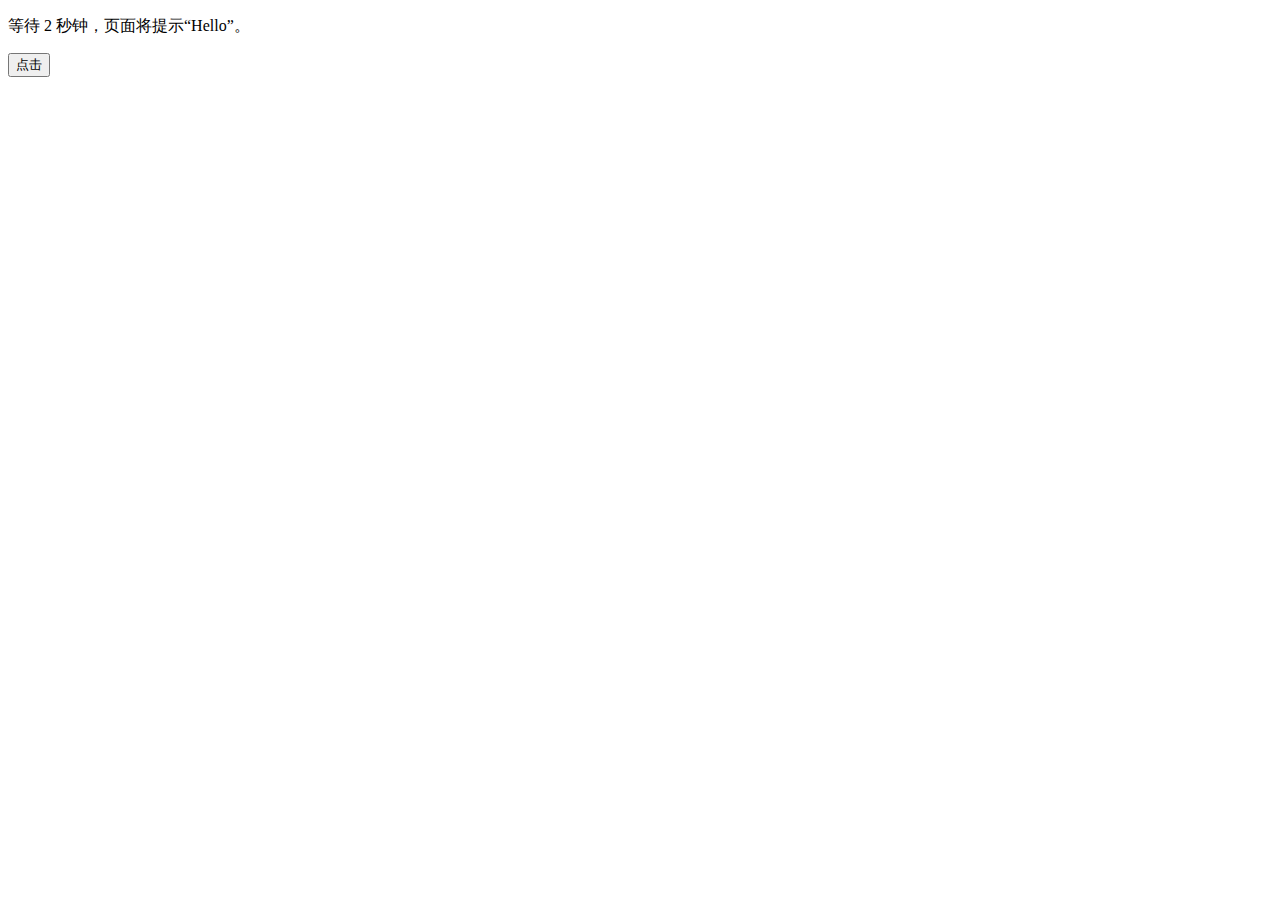
<file: js_3.html>
<!doctype html>
<html>
<head>
<meta charset="utf-8">
<title>无标题文档</title>
	
</head>

<body>
	
<p>等待 2 秒钟，页面将提示“Hello”。</p>

<button onclick="setTimeout(myFunction, 2000);">点击</button>

<script>
function myFunction() {
  alert('Hello');
}
</script>
</body>
</html>
</file>
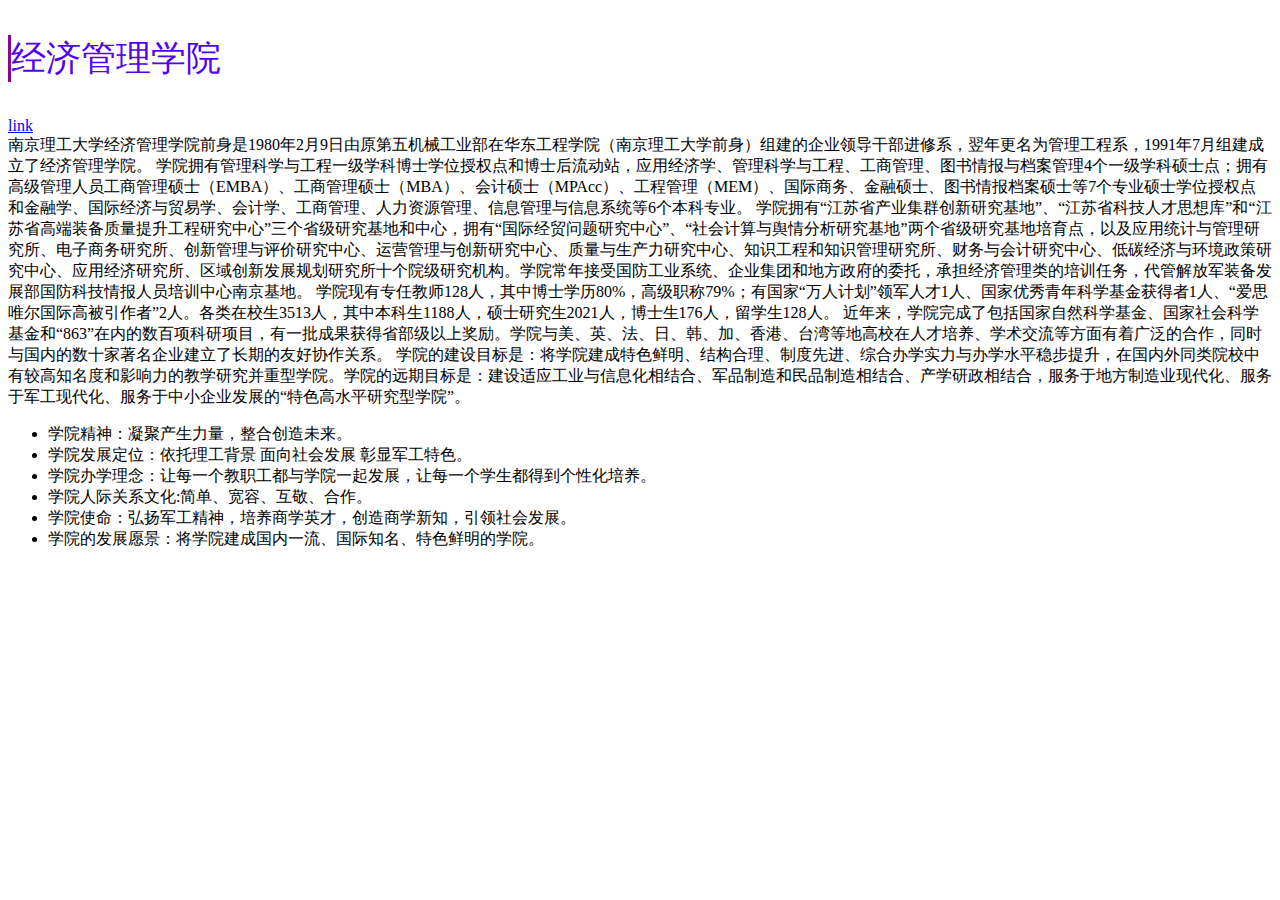
<file: experiment_3/dw_div.html>
<!doctype html>
<html>
<head>
<meta charset="utf-8">
	<style>
		.div1{
    font-size: 35px;
    font-family: Cambria, "Hoefler Text", "Liberation Serif", Times, "Times New Roman", serif;
    border-left: 3px solid #860691;
    color: #5203F3;
		}
	</style>
<title>div</title>
</head>

<body>
  <div class="div1">
    <p>经济管理学院</p>
  </div>
  <div><a href="http://sem.njust.edu.cn/">link</a></div>
   

  <div class="div2">南京理工大学经济管理学院前身是1980年2月9日由原第五机械工业部在华东工程学院（南京理工大学前身）组建的企业领导干部进修系，翌年更名为管理工程系，1991年7月组建成立了经济管理学院。

学院拥有管理科学与工程一级学科博士学位授权点和博士后流动站，应用经济学、管理科学与工程、工商管理、图书情报与档案管理4个一级学科硕士点；拥有高级管理人员工商管理硕士（EMBA）、工商管理硕士（MBA）、会计硕士（MPAcc）、工程管理（MEM）、国际商务、金融硕士、图书情报档案硕士等7个专业硕士学位授权点和金融学、国际经济与贸易学、会计学、工商管理、人力资源管理、信息管理与信息系统等6个本科专业。

学院拥有“江苏省产业集群创新研究基地”、“江苏省科技人才思想库”和“江苏省高端装备质量提升工程研究中心”三个省级研究基地和中心，拥有“国际经贸问题研究中心”、“社会计算与舆情分析研究基地”两个省级研究基地培育点，以及应用统计与管理研究所、电子商务研究所、创新管理与评价研究中心、运营管理与创新研究中心、质量与生产力研究中心、知识工程和知识管理研究所、财务与会计研究中心、低碳经济与环境政策研究中心、应用经济研究所、区域创新发展规划研究所十个院级研究机构。学院常年接受国防工业系统、企业集团和地方政府的委托，承担经济管理类的培训任务，代管解放军装备发展部国防科技情报人员培训中心南京基地。

学院现有专任教师128人，其中博士学历80%，高级职称79%；有国家“万人计划”领军人才1人、国家优秀青年科学基金获得者1人、“爱思唯尔国际高被引作者”2人。各类在校生3513人，其中本科生1188人，硕士研究生2021人，博士生176人，留学生128人。

近年来，学院完成了包括国家自然科学基金、国家社会科学基金和“863”在内的数百项科研项目，有一批成果获得省部级以上奖励。学院与美、英、法、日、韩、加、香港、台湾等地高校在人才培养、学术交流等方面有着广泛的合作，同时与国内的数十家著名企业建立了长期的友好协作关系。

学院的建设目标是：将学院建成特色鲜明、结构合理、制度先进、综合办学实力与办学水平稳步提升，在国内外同类院校中有较高知名度和影响力的教学研究并重型学院。学院的远期目标是：建设适应工业与信息化相结合、军品制造和民品制造相结合、产学研政相结合，服务于地方制造业现代化、服务于军工现代化、服务于中小企业发展的“特色高水平研究型学院”。

   <ul>
	  <li>学院精神：凝聚产生力量，整合创造未来。</li>

      <li>学院发展定位：依托理工背景 面向社会发展 彰显军工特色。</li>

      <li>学院办学理念：让每一个教职工都与学院一起发展，让每一个学生都得到个性化培养。</li>

      <li>学院人际关系文化:简单、宽容、互敬、合作。</li>

      <li>学院使命：弘扬军工精神，培养商学英才，创造商学新知，引领社会发展。</li>

     <li>学院的发展愿景：将学院建成国内一流、国际知名、特色鲜明的学院。</li>
  </ul> 
</div>

</body>
</html>
</file>
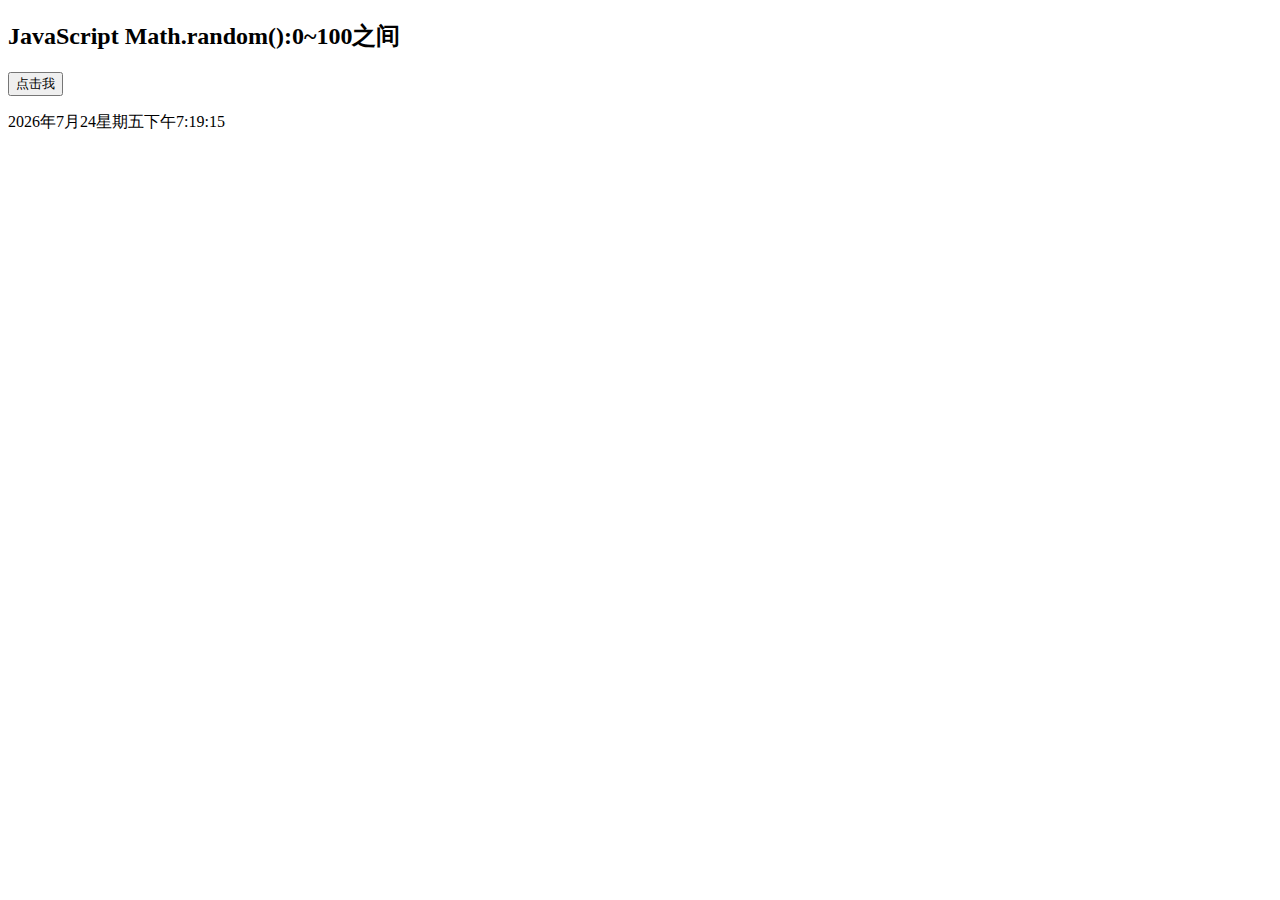
<file: experiment_4/js_2.html>
<!doctype html>
<html>
<head>
<meta charset="utf-8">
	<style>
		#Clock{
    text-align: left;
    height: 70px;
		}
	</style>
<title>无标题文档</title>
</head>

<body>
	
	<h2>JavaScript Math.random():0~100之间</h2>


<button onclick="document.getElementById('demo').innerHTML = getRndInteger(0,100)">点击我</button>

<p id="demo"></p>

<script>
function getRndInteger(min, max) {
  return Math.floor(Math.random() * (max - min+1)) + min;
}
</script>
	
<div id="Clock" align="center" style="font-size: 16px; color:#000000">

　

<script>
function tick() {
var hours, minutes, seconds, xfile;
var intHours, intMinutes, intSeconds;
var today, theday;
today = new Date();
function initArray(){
this.length=initArray.arguments.length
for(var i=0;i<this.length;i++)
this[i+1]=initArray.arguments[i] }
var d=new initArray(
"星期日",
"星期一",
"星期二",
"星期三",
"星期四",
"星期五",
"星期六");
theday = today.getFullYear()+"年" + [today.getMonth()+1]+"月" +today.getDate() + d[today.getDay()+1];
intHours = today.getHours();
intMinutes = today.getMinutes();
intSeconds = today.getSeconds();
if (intHours == 0) {
hours = "12:";
xfile = "午夜";
} else if (intHours < 12) {
hours = intHours+":";
xfile = "上午";
} else if (intHours == 12) {
hours = "12:";
xfile = "正午";
} else {
intHours = intHours - 12
hours = intHours + ":";
xfile = "下午";
}
if (intMinutes < 10) {
minutes = "0"+intMinutes+":";
} else {
minutes = intMinutes+":";
}
if (intSeconds < 10) {
seconds = "0"+intSeconds+" ";
} else {
seconds = intSeconds+" ";
}
timeString = theday+xfile+hours+minutes+seconds;
Clock.innerHTML = timeString;
window.setTimeout("tick();", 100);
}
window.onload = tick;
</script>
</div>

</body>
</html>
</file>
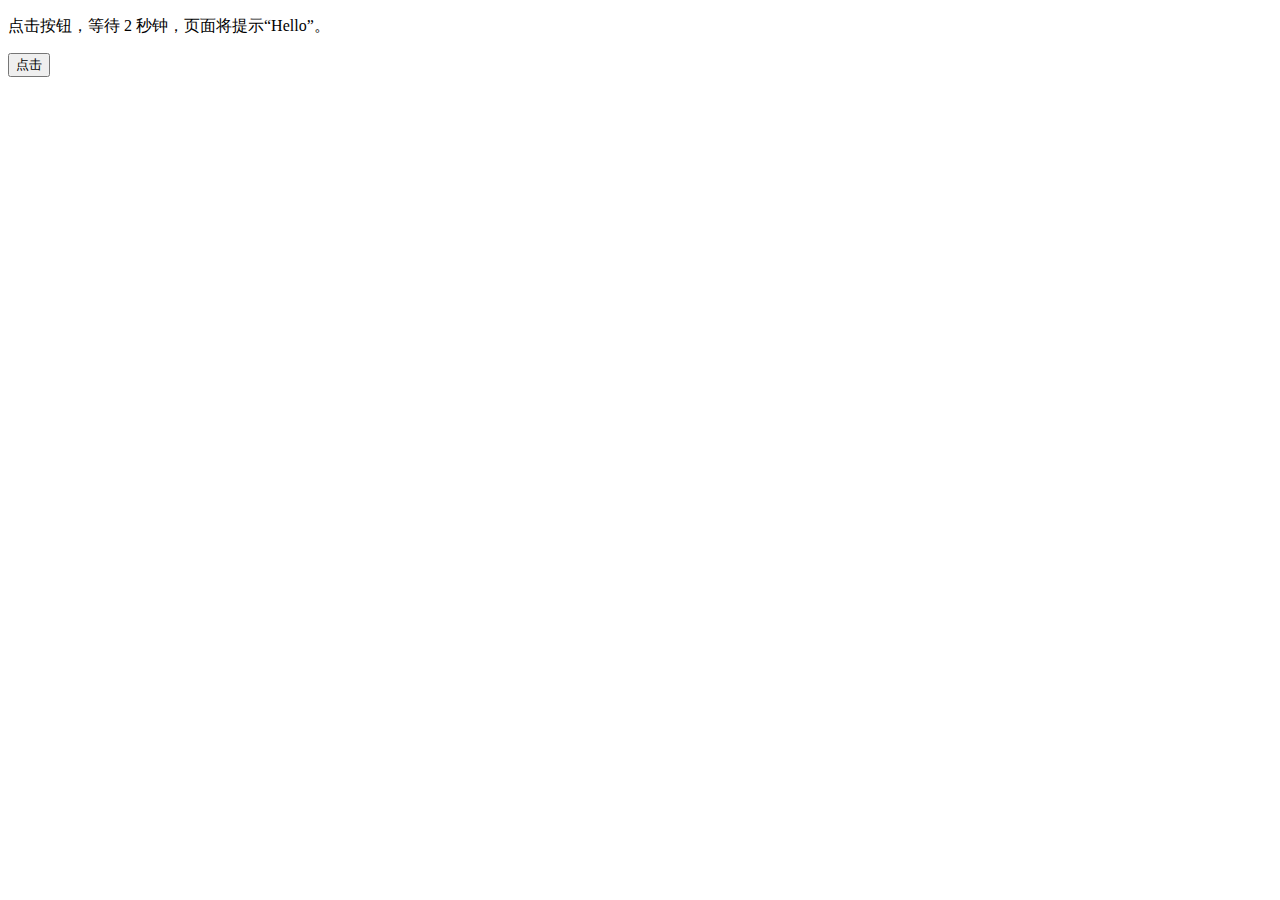
<file: experiment_4/js_3.html>
<!doctype html>
<html>
<head>
<meta charset="utf-8">
<title>js_3</title>
	
</head>

<body>
	
<p>点击按钮，等待 2 秒钟，页面将提示“Hello”。</p>

<button onclick="setTimeout(myFunction, 2000);">点击</button>

<script>
function myFunction() {
  alert('Hello');
}
</script>
</body>
</html>
</file>
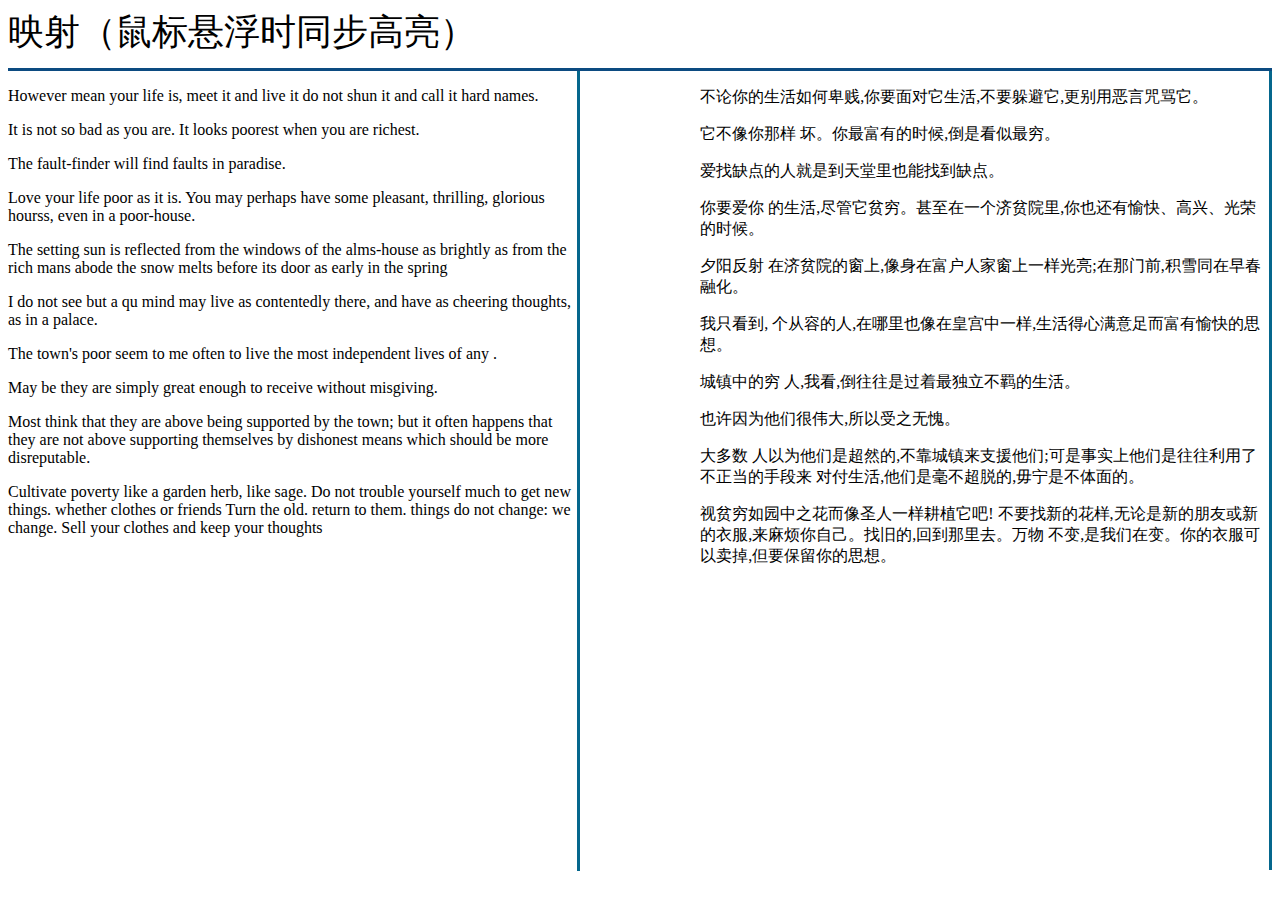
<file: experiment_5/jquery_1.html>
<!doctype html>
<html>
<head>
<meta charset="utf-8">
<script type="text/javascript" src="jquery-3.4.1.min.js"></script>
<script type="text/javascript">
$(document).ready(function(){
  $(".1").mouseover(function(){
    $(".1").css("background-color","yellow");
  });
  $(".1").mouseout(function(){
    $(".1").css("background-color","#B8B8B8");
  });
	
	 $(".2").mouseover(function(){
    $(".2").css("background-color","yellow");
  });
  $(".2").mouseout(function(){
    $(".2").css("background-color","#B8B8B8");
  });
	
	 $(".3").mouseover(function(){
    $(".3").css("background-color","yellow");
  });
  $(".3").mouseout(function(){
    $(".3").css("background-color","#B8B8B8");
  });
	
	 $(".4").mouseover(function(){
    $(".4").css("background-color","yellow");
  });
  $(".4").mouseout(function(){
    $(".4").css("background-color","#B8B8B8");
  });
});
</script>
<title>无标题文档</title>
	<style>
		.top{
    width: 100%;
    height: 60px;
    border-bottom: 3px solid #0C4B81;
    font-size: 36px;
    background-color: #FFFFFF;
		}
		.left{
    width: 45%;
    height: 800px;
    border-right: 3px solid #05678D;
    float: left;
		}
		.right{
    width: 45%;
    height: 799px;
    border-right: 3px solid #05678D;
    float: right;
		}
	</style>
</head>

<body>
<div class="top">映射（鼠标悬浮时同步高亮）</div>
<div class="left">
	
	  <p class="1">However mean your life is, meet it and live it do not shun it and call it hard names. </p>
	  
	  <p class="2">It is not so bad
	    as you are. It looks poorest when you are richest. </p>
	  <p class="3">The fault-finder will find faults in paradise. </p>
	  <p class="4">Love
	    your life poor as it is. You may perhaps have some pleasant, thrilling, glorious hourss, even in a
	    poor-house. </p>
	  <p>The setting sun is reflected from the windows of the alms-house as brightly as from
	    the rich mans abode the snow melts before its door as early in the spring</p>
  <p> I do not see but a qu
	    mind may live as contentedly there, and have as cheering thoughts, as in a palace. </p>
	  <p> The town's poor
	    seem to me often to live the most independent lives of any .</p>
	  <p>May be they are simply great enough to
	    receive without misgiving. </p>
	  <p>Most think that they are above being supported by the town; but it often
	    happens that they are not above supporting themselves by dishonest means which should be more
	    disreputable. </p>
	  <p>Cultivate poverty like a garden herb, like sage. Do not trouble yourself much to get
	    new things. whether clothes or friends Turn the old. return to them. things do not change: we
	    change. Sell your clothes and keep your thoughts </p>
	  

	
	
	
	
	
</div>

<div class="right">
	<div>
	<p class="1">不论你的生活如何卑贱,你要面对它生活,不要躲避它,更别用恶言咒骂它。</p>
	<p class="2">它不像你那样
	  坏。你最富有的时候,倒是看似最穷。</p>
	<p class="3">爱找缺点的人就是到天堂里也能找到缺点。</p>
	<p class="4">你要爱你
	  的生活,尽管它贫穷。甚至在一个济贫院里,你也还有愉快、高兴、光荣的时候。</p>
	<p>夕阳反射
	  在济贫院的窗上,像身在富户人家窗上一样光亮;在那门前,积雪同在早春融化。</p>
	<p>我只看到,
	  个从容的人,在哪里也像在皇宫中一样,生活得心满意足而富有愉快的思想。</p>
	<p>城镇中的穷
	  人,我看,倒往往是过着最独立不羁的生活。</p>
	<p>也许因为他们很伟大,所以受之无愧。</p>
	<p>大多数
	  人以为他们是超然的,不靠城镇来支援他们;可是事实上他们是往往利用了不正当的手段来
	  对付生活,他们是毫不超脱的,毋宁是不体面的。</p>
	<p>视贫穷如园中之花而像圣人一样耕植它吧!
	  不要找新的花样,无论是新的朋友或新的衣服,来麻烦你自己。找旧的,回到那里去。万物
	  不变,是我们在变。你的衣服可以卖掉,但要保留你的思想。 </p>
  </div>
</div>
</body>
</html>
</file>
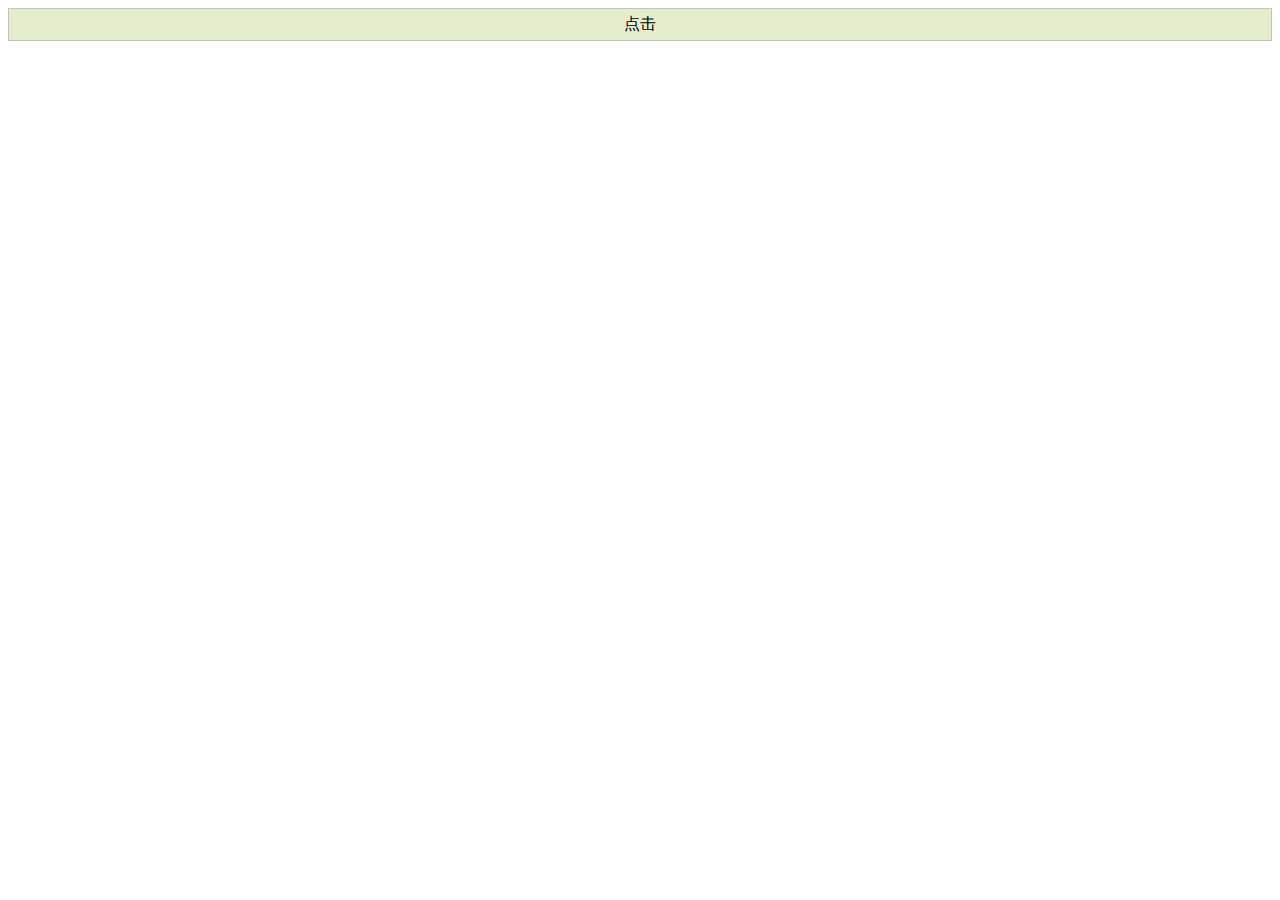
<file: experiment_5/jquery_2.html>
<!doctype html>
<html>
<head>
<meta charset="utf-8">
<title>无标题文档</title>
	<script src="jquery-3.4.1.min.js"></script>
	
<script> 
$(document).ready(function(){
  $("#flip").click(function(){
    $("#panel").slideDown("slow");
  });
});
</script>
<script src="https://cdn.staticfile.org/echarts/4.3.0/echarts.min.js"></script>
 
<style type="text/css"> 
#panel,#flip
{
	padding:5px;
	text-align:center;
	background-color:#e5eecc;
	border:solid 1px #c3c3c3;
}
#panel
{
	padding:50px;
	display:none;
}
</style>
	
</head>

<body>
  <div id="flip">点击</div>
  <div id="panel">《Nature Communications》各学科发文量分布情况
	 
     <div id="main" style="width: 600px;height:400px;"></div>
     <script type="text/javascript">
        
        var myChart = echarts.init(document.getElementById('main'));
 
        myChart.setOption({
            series : [
                {
                    name: '访问来源',
                    type: 'pie',    // 设置图表类型为饼图
                    radius: '55%',  // 饼图的半径，外半径为可视区尺寸（容器高宽中较小一项）的 55% 长度。
                    data:[          // 数据数组，name 为数据项名称，value 为数据项值
                        {value:19783, name:'Biological sciences'},
                        {value:2588, name:'Earth and environmental sciences'},
                        {value:6090, name:'Health sciences'},
                        {value:10180, name:'Physical sciences'},
                        {value:832, name:'Scientific community and society'}
                    ]
                }
            ]
        })
    </script>
	
  </div>
</body>
</html>
</file>
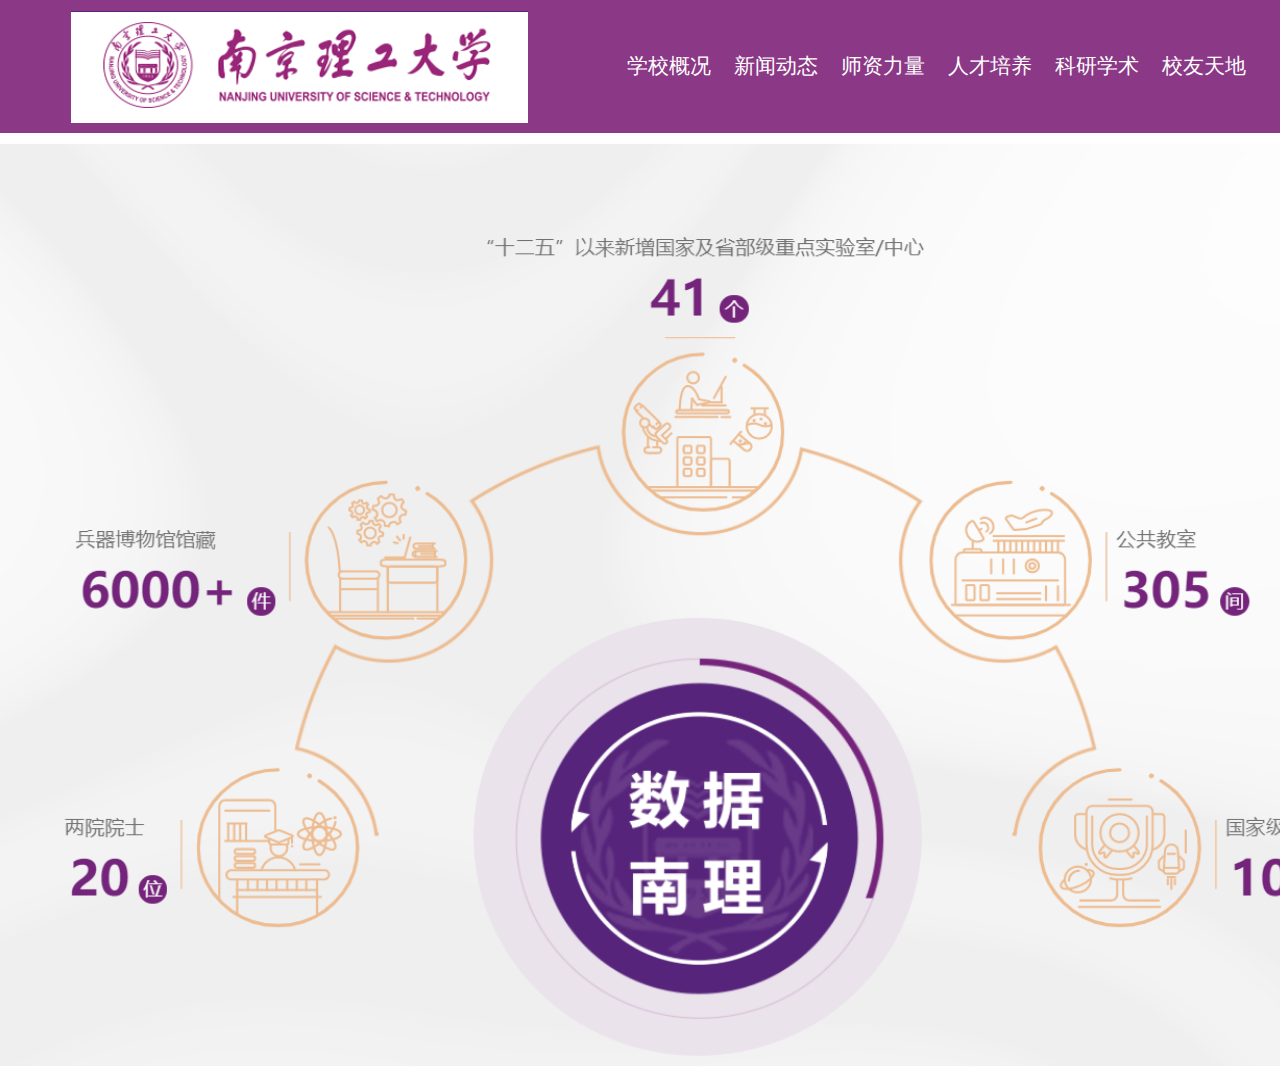
<file: expriment_2/css_class.html>
<!doctype html>
<html>
<head>
<meta charset="utf-8">
<link rel="stylesheet" href="class_style.css">
<title>class</title>
</head>

<body>
	<ul class="nav">
	   <div class="logo"><img src="logo.png" width="457" height="112"></div>
	   <li>学校概况</li>
	   <li>新闻动态</li> 
	   <li>师资力量</li>
	   <li>人才培养</li>
	   <li>科研学术</li>
	   <li>校友天地</li>
	</ul>
	<div class="picture">
	    <img src="jianjie.png" alt="" width="1387" height="922"/>
	</div>
</body>
</html>
</file>
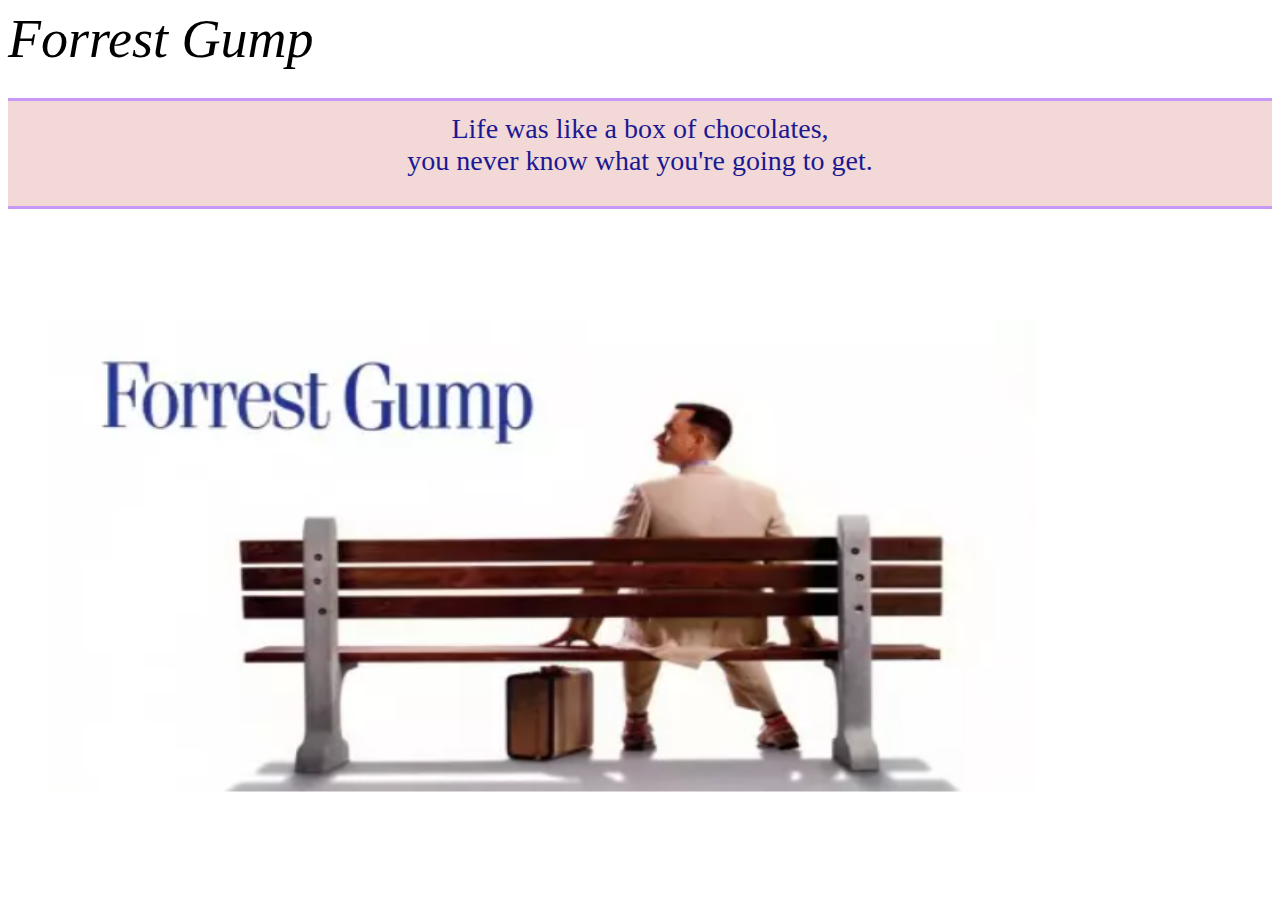
<file: expriment_2/css_id.html>
<!doctype html>
<html>
<head>
<meta charset="utf-8">
	<link rel="stylesheet" href="id_style.css">
<title>id</title>
</head>

<body>
	<div id="div1">
		Forrest Gump
	</div>
	<div id="div2">
	<p id="text1" style="text-align: center">
		Life was like a box of chocolates,<br>
		you never know what you're going to get.
	</p>
	</div>
	<img src="Forrest Gump.png" width="1200" height="684" alt=""/>
</body>
</html>
</file>
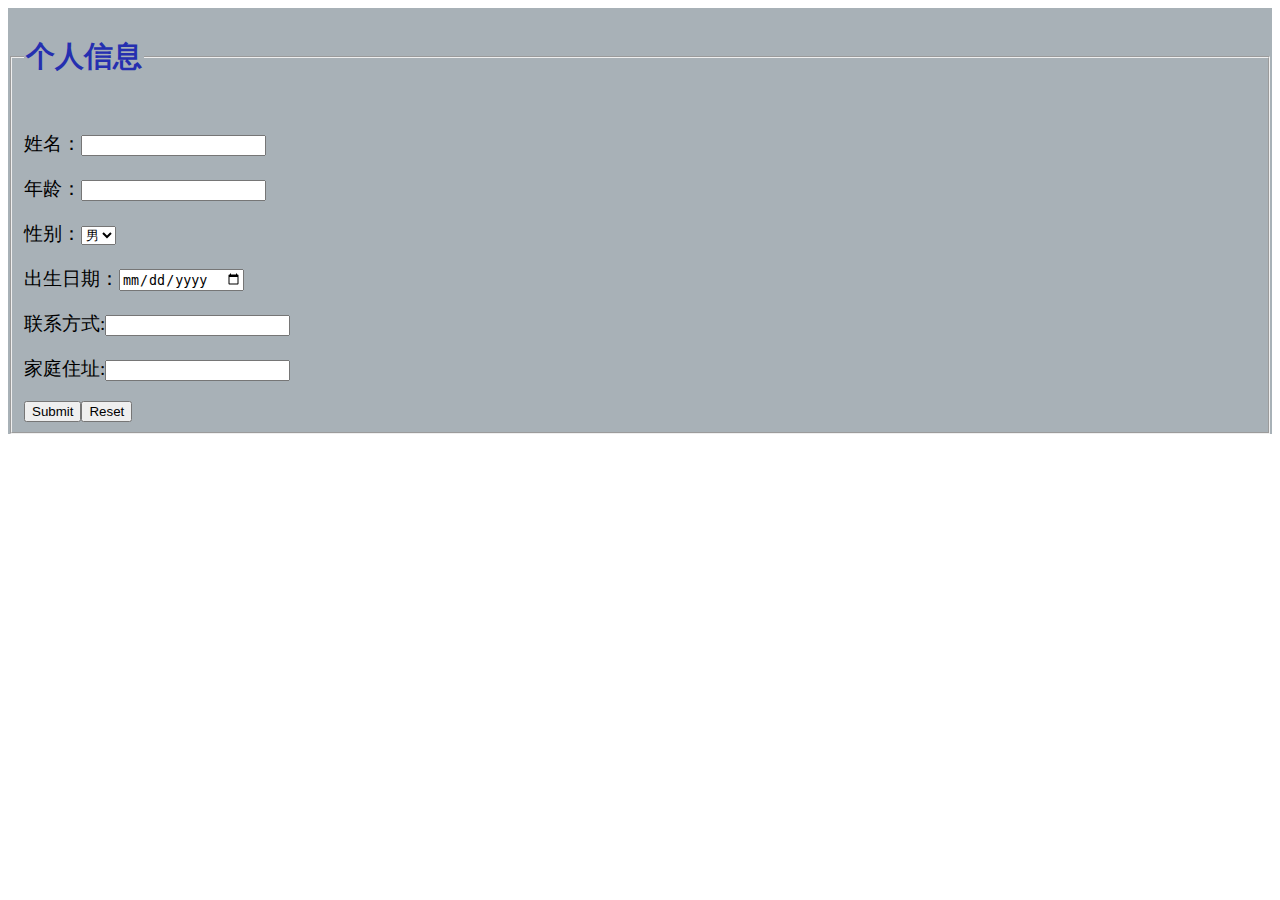
<file: expriment_2/css_tag.html>
<!doctype html>
<html>
<head>
<meta charset="utf-8">
<title>tag</title>
	<style>
		p{
    color: #000000;
    font-size: 19px;
		}
		
		.title{
    color: #252FB0;
    font-size: 29px;
	font-weight: bold;
		}
		
		.biaodan{
    background-color: #A8B1B7;
		}
	</style>
</head>

<body>
	<form class="biaodan">
		<fieldset>
		   <legend><p class="title">个人信息</p></legend>
			<p>姓名：<input type="text"></p>
			<p>年龄：<input type="text"></p>
			<p>性别：<select>
			<option value="男">男</option>
			<option value="女">女</option>
			</select></p>
			<p>出生日期：<input type="date"></p>
			<p>联系方式:<input type="tel"></p>
			<p>家庭住址:<input type="text"></p>
			<input type="submit"><input type="reset">
		</fieldset>
	
	</form>
</body>
</html>
</file>
<file: expriment_2/class_style.css>
@charset "utf-8";
/* CSS Document */
body {
    margin: 0 auto;
    padding: 0;
    background-color: #FFFFFF;
}
.nav{
    width: 1240px;
    margin: 0 auto;
    height: 133px;
    background-color: #8B3886;
}
.nav li{
    list-style: none;
    width: 107px;
    height: 133px;
    line-height: 133px;
    text-align: center;
    font-size: 21px;
    color: #FFFFFF;
    float: left;
}

.nav ul li ul li ul{
    visibility: hidden;
    position: absolute;
    left: 100%;
    top: 0px;
    width: 104%;
 }

.nav li:hover {
    background-color: #652D68;
    color: #FFFFFF;
    font-size: 24px;
}
.nav .logo{
    width: 544px;
    height: 133px;
    font-size: 64px;
    color: #3D0AE8;
    font-family: "microsoft yahei";
    margin-left: 31px;
    margin-top: 11px;
    visibility: visible;
    left: 0px;
    float: left;
}

.picture{
    width: 1333px;
    margin: 0 auto;
}
</file>
<file: expriment_2/id_style.css>
@charset "utf-8";
/* CSS Document */
#div1{
    width: 75%;
    height: 90px;
    border-width: 2px;
    color: #000000;
    font-size: 54px;
    font-style: italic;
}

#div2{
    width: 100%;
    margin: auto 0;
    padding: auto 0;
    height: 105px;
    border-left: 0 solid #C798F5;
    border-right: 0 solid #C798F5;
    border-bottom: 3px solid #C798F5;
    border-top: 3px solid #C798F5;
    background-color: #F3D8D8;
}

#text1{
    color: #1A1991;
    padding: auto 0;
    font-size: 28px;
    margin-top: 12px;
}
</file>
